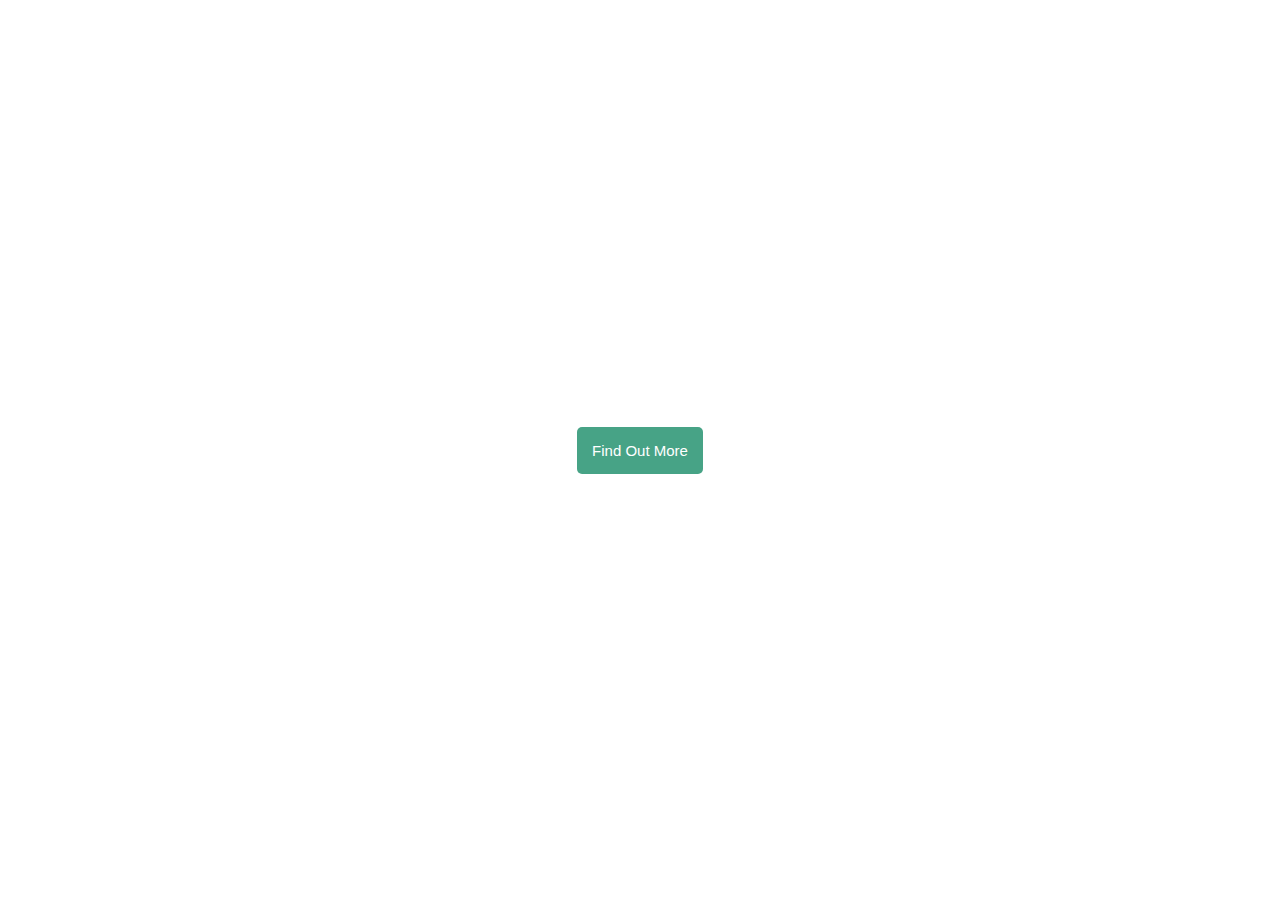
<file: #1-Modal/index.html>
<!DOCTYPE html>
<html lang="en">
  <head>
    <meta charset="UTF-8" />
    <meta name="viewport" content="width=device-width, initial-scale=1.0" />
    <link rel="stylesheet" href="style.css" />
    <title>Project #1 - Modal</title>
  </head>
  <body>
    <!-- Modal Button -->
    <button class="open">Find Out More</button>

    <!-- Modal Container -->
    <section class="modal-container">
      <div class="modal">
        <h1>Tigers</h1>
        <p>
          Lorem ipsum dolor sit amet consectetur adipisicing elit. Quibusdam
          perspiciatis assumenda earum cum odio tempora consectetur in porro
          mollitia unde aperiam accusantium praesentium minima, recusandae
          magnam odit nostrum. Natus, sequi?
        </p>
        <button class="modal-btn">Close</button>
      </div>
    </section>
    <script src="app.js"></script>
  </body>
</html>
</file>
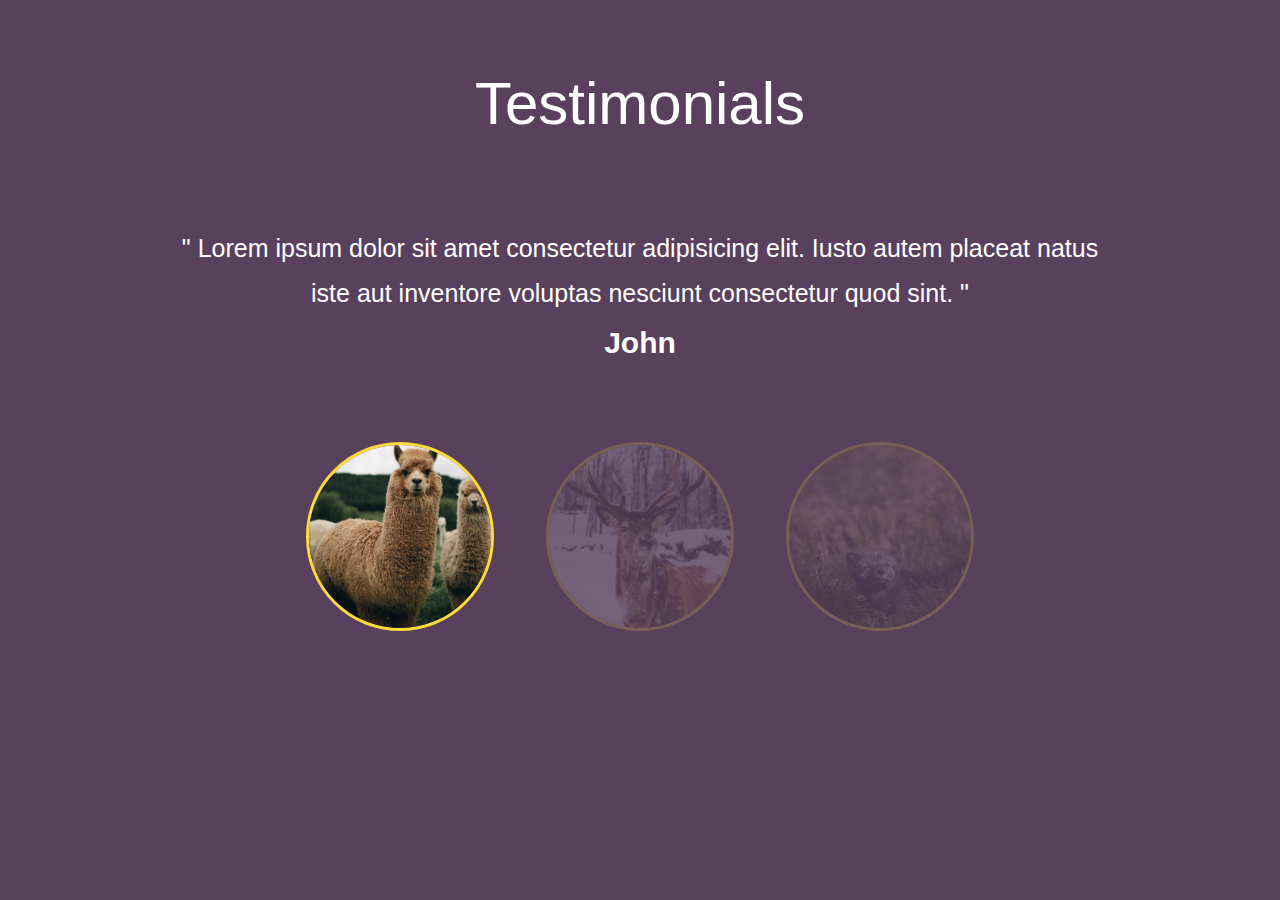
<file: #11 - Testimonial Slider/index.html>
<!DOCTYPE html>
<html lang="en">
  <head>
    <meta charset="UTF-8" />
    <meta name="viewport" content="width=device-width, initial-scale=1.0" />
    <link rel="stylesheet" href="style.css" />
    <title>Project #11 - Testimonial Slider</title>
  </head>
  <body>
    <section class="testimonials">
      <h2 class="title">Testimonials</h2>
      <div class="content">
        <!-- Slider -->
        <div class="slider">
          <!-- Slide 1 -->
          <div class="slide active">
            <p class="slide-para">
              " Lorem ipsum dolor sit amet consectetur adipisicing elit. Iusto
              autem placeat natus iste aut inventore voluptas nesciunt
              consectetur quod sint. "
            </p>
            <h3 class="slide-title">
              John
            </h3>
          </div>

          <!-- Slide 2 -->
          <div class="slide">
            <p class="slide-para">
              " Lorem ipsum dolor sit amet consectetur adipisicing elit. Iusto
              autem placeat natus iste aut inventore voluptas nesciunt
              consectetur quod sint. "
            </p>
            <h3 class="slide-title">
              Clint
            </h3>
          </div>

          <!-- Slide 3 -->
          <div class="slide">
            <p class="slide-para">
              " Lorem ipsum dolor sit amet consectetur adipisicing elit. Iusto
              autem placeat natus iste aut inventore voluptas nesciunt
              consectetur quod sint. "
            </p>
            <h3 class="slide-title">
              Stacia
            </h3>
          </div>
        </div>

        <!-- Indicator -->
        <div class="indicator">
          <img
            src="img/testimonial-1.jpg"
            alt="testimonial-1"
            class="indicator-img active"
            data-id="0"
          />
          <img
            src="img/testimonial-2.jpg"
            alt="testimonial-2"
            class="indicator-img"
            data-id="1"
          />
          <img
            src="img/testimonial-3.jpg"
            alt="testimonial-3"
            class="indicator-img"
            data-id="2"
          />
        </div>
      </div>
    </section>

    <!-- ------------------------------- -->
    <!-- JS File -->
    <script src="app.js"></script>
  </body>
</html>
</file>
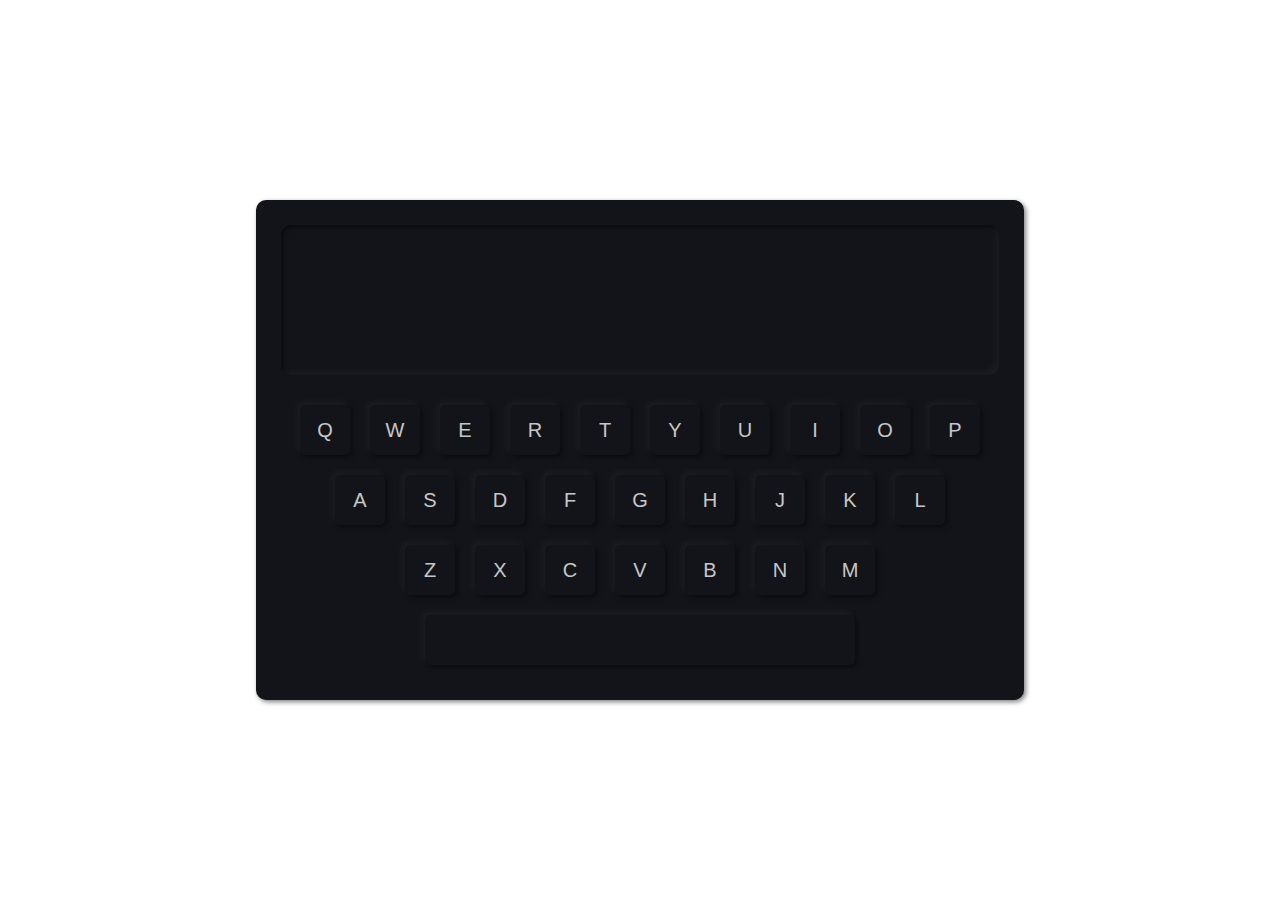
<file: #12 - The Keyboard App/index.html>
<!DOCTYPE html>
<html lang="en">
  <head>
    <meta charset="UTF-8" />
    <meta name="viewport" content="width=device-width, initial-scale=1.0" />
    <link rel="stylesheet" href="style.css" />
    <title>Project #12 - The Keyboard App</title>
  </head>
  <body>
    <div class="container">
      <form class="wrapper">
        <div class="display">
          <textarea name="textarea" cols="30" rows="10"></textarea>
        </div>
        <div class="keys">
          <input type="button" value="Q" />
          <input type="button" value="W" />
          <input type="button" value="E" />
          <input type="button" value="R" />
          <input type="button" value="T" />
          <input type="button" value="Y" />
          <input type="button" value="U" />
          <input type="button" value="I" />
          <input type="button" value="O" />
          <input type="button" value="P" />
        </div>
        <div class="keys">
          <input type="button" value="A" />
          <input type="button" value="S" />
          <input type="button" value="D" />
          <input type="button" value="F" />
          <input type="button" value="G" />
          <input type="button" value="H" />
          <input type="button" value="J" />
          <input type="button" value="K" />
          <input type="button" value="L" />
        </div>
        <div class="keys">
          <input type="button" value="Z" />
          <input type="button" value="X" />
          <input type="button" value="C" />
          <input type="button" value="V" />
          <input type="button" value="B" />
          <input type="button" value="N" />
          <input type="button" value="M" />
        </div>
        <div class="keys">
          <input type="button" value=" " />
        </div>
      </form>
    </div>

    <!-- ----------------------- -->
    <!-- JS File -->
    <script src="app.js"></script>
  </body>
</html>
</file>
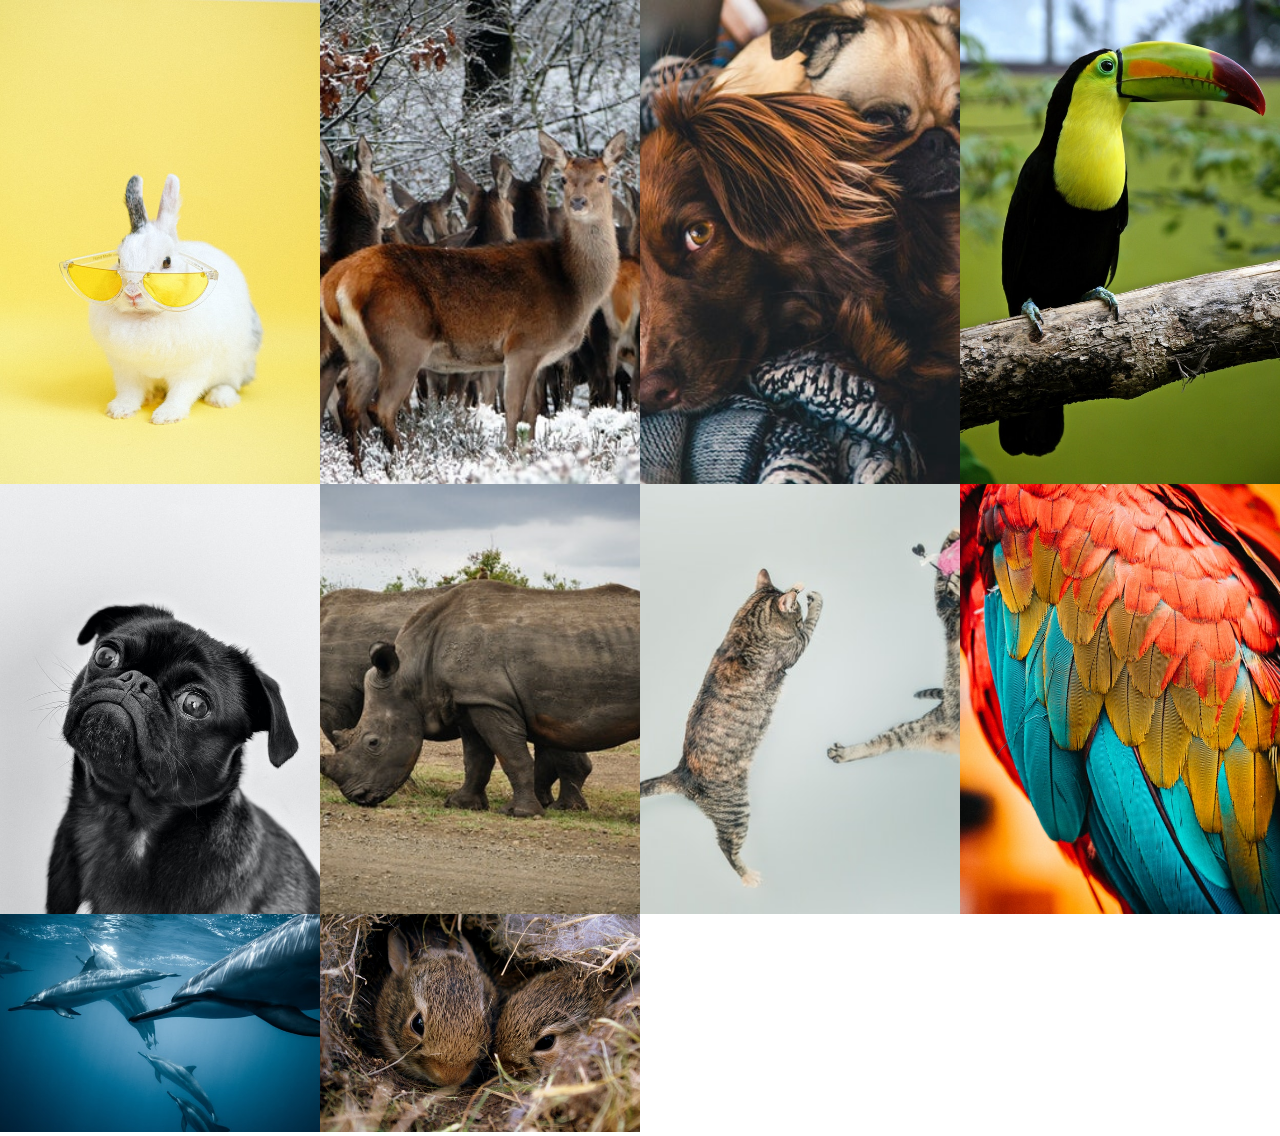
<file: #2-Image Gallery Pop up/index.html>
<!DOCTYPE html>
<html lang="en">
  <head>
    <meta charset="UTF-8" />
    <meta name="viewport" content="width=device-width, initial-scale=1.0" />
    <link rel="stylesheet" href="style.css" />
    <title>Project #2 - Image Gallery Pop up</title>
  </head>
  <body>
    <section class="gallery">
      <!-- Image 1 -->
      <div class="img-container">
        <img src="img/small/pexels-anna-shvets-4588065.jpg" alt="1" />
      </div>

      <!-- Image 2 -->
      <div class="img-container">
        <img src="img/small/pexels-anthony-139639.jpg" alt="2" />
      </div>

      <!-- Image 3 -->
      <div class="img-container">
        <img src="img/small/pexels-burst-374825.jpg" alt="3" />
      </div>

      <!-- Image 4 -->
      <div class="img-container">
        <img src="img/small/pexels-carlos-spitzer-17811.jpg" alt="4" />
      </div>

      <!-- Image 5 -->
      <div class="img-container">
        <img src="img/small/pexels-charles-1851164.jpg" alt="5" />
      </div>

      <!-- Image 6 -->
      <div class="img-container">
        <img src="img/small/pexels-frans-van-heerden-631292.jpg" alt="6" />
      </div>

      <!-- Image 7 -->
      <div class="img-container">
        <img src="img/small/pexels-gratisography-4602.jpg" alt="7" />
      </div>

      <!-- Image 8 -->
      <div class="img-container">
        <img src="img/small/pexels-jan-kopřiva-3614358.jpg" alt="8" />
      </div>

      <!-- Image 9 -->
      <div class="img-container">
        <img src="img/small/pexels-jeremy-bishop-2422915.jpg" alt="9" />
      </div>
      <!-- Image 10 -->
      <div class="img-container">
        <img src="img/small/pexels-jim-long-949859.jpg" alt="10" />
      </div>
    </section>

    <!-- modal -->
    <div class="modal">
      <img src="img/full/1.jpg" alt="" class="full-img" />
    </div>

    <script src="app.js"></script>
  </body>
</html>
</file>
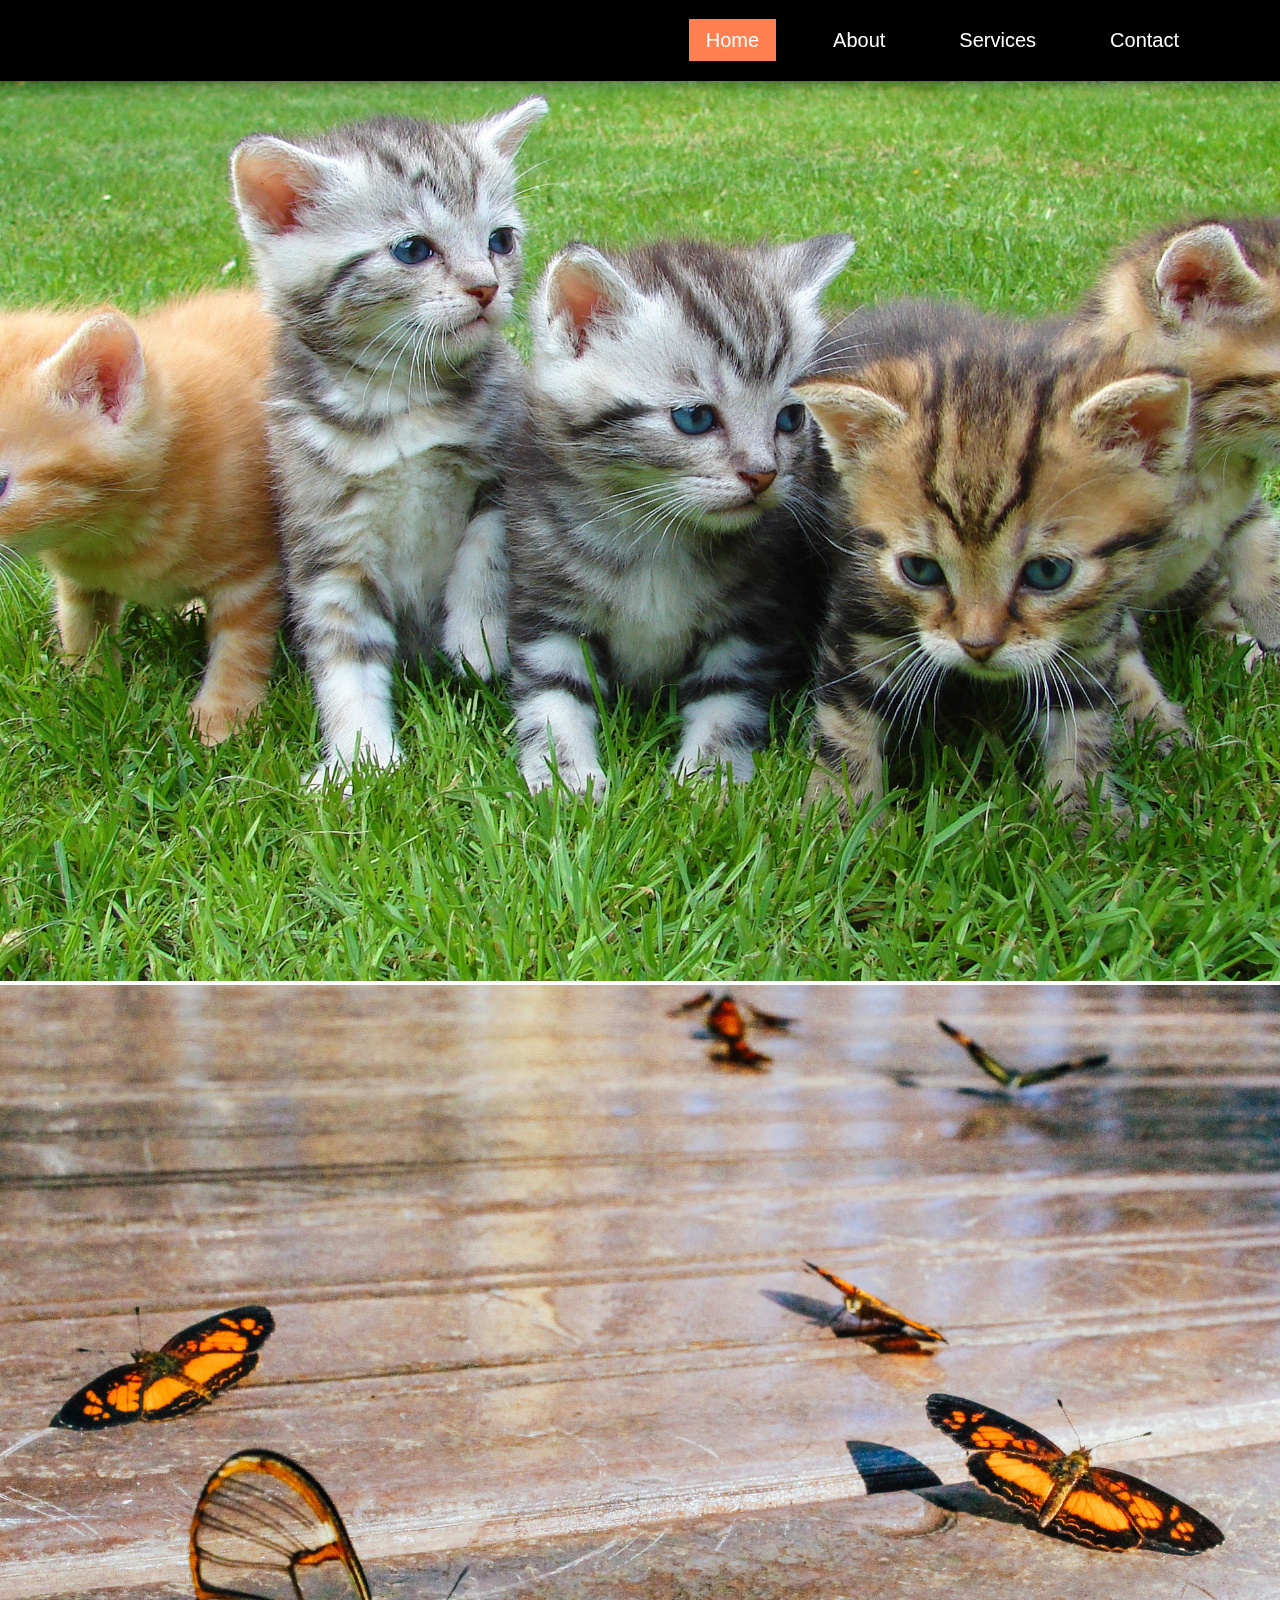
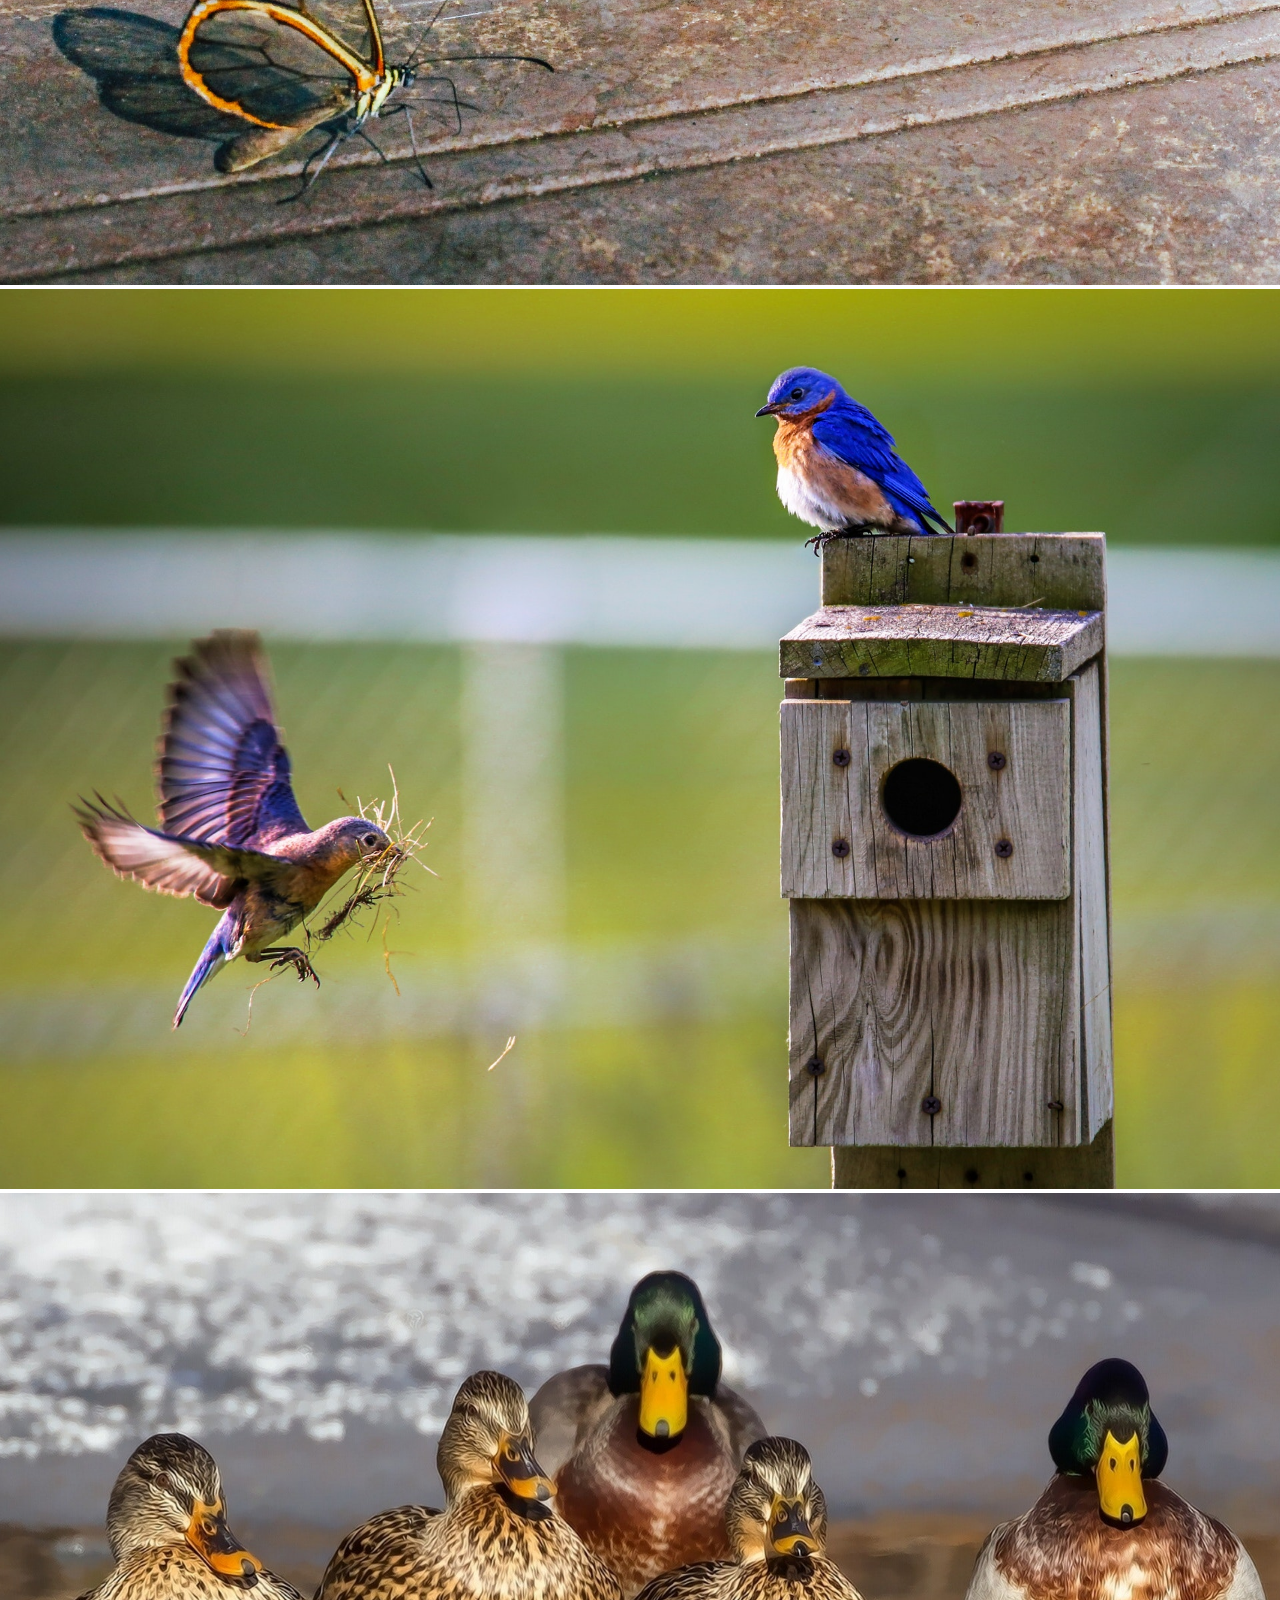
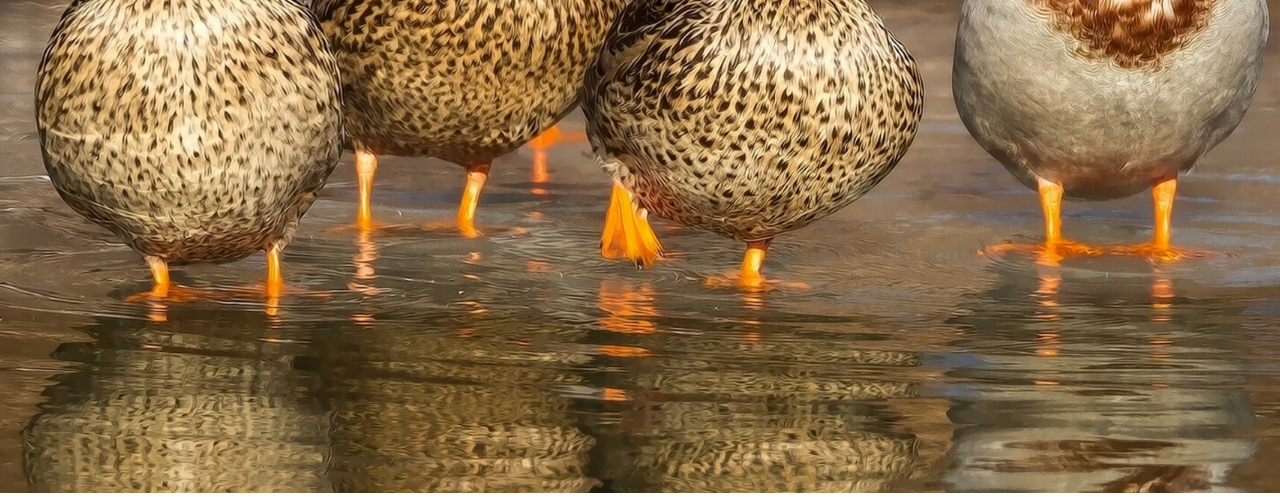
<file: #3-Navbar Effect/index.html>
<!DOCTYPE html>
<html lang="en">
  <head>
    <meta charset="UTF-8" />
    <meta name="viewport" content="width=device-width, initial-scale=1.0" />
    <link rel="stylesheet" href="style.css" />
    <title>Project #3 - Navbar Effect</title>
  </head>
  <body>
    <header>
      <nav>
        <ul>
          <li><a data-page="home" href="#">Home</a></li>
          <li><a data-page="about" href="#">About</a></li>
          <li><a data-page="services" href="#">Services</a></li>
          <li><a data-page="contact" href="#">Contact</a></li>
          <div class="trans"></div>
        </ul>
      </nav>
    </header>

    <main>
      <section data-index="0" class="home">
        <img src="img/1.jpg" alt="" />
      </section>

      <section data-index="1" class="about">
        <img src="img/2.jpg" alt="" />
      </section>

      <section data-index="2" class="services">
        <img src="img/3.jpg" alt="" />
      </section>

      <section data-index="3" class="contact">
        <img src="img/4.jpg" alt="" />
      </section>
    </main>

    <!-- ---------------------------------------------------- -->
    <!-- JS File -->
    <script src="app.js"></script>
  </body>
</html>
</file>
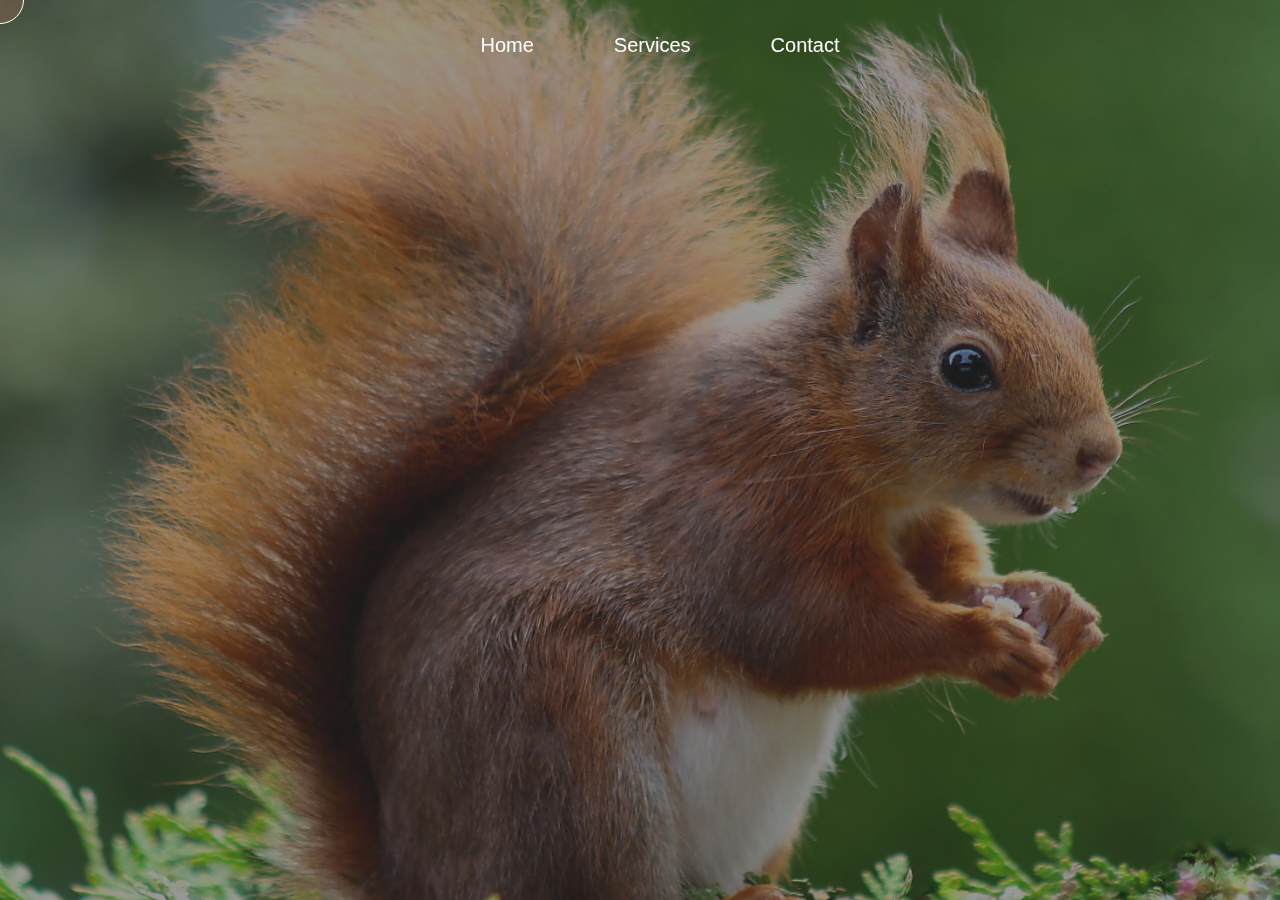
<file: #5-Cursor Effects/index.html>
<!DOCTYPE html>
<html lang="en">
  <head>
    <meta charset="UTF-8" />
    <meta name="viewport" content="width=device-width, initial-scale=1.0" />
    <link rel="stylesheet" href="style.css" />
    <title>Project #5 - Cursor Effect</title>
  </head>
  <body>
    <div class="cursor"></div>

    <!-- nav -->
    <nav>
      <ul class="nav-links">
        <li>Home</li>
        <li>Services</li>
        <li>Contact</li>
      </ul>
    </nav>

    <!-- -------------------------------- -->
    <!-- JS File -->
    <script src="app.js"></script>
  </body>
</html>
</file>
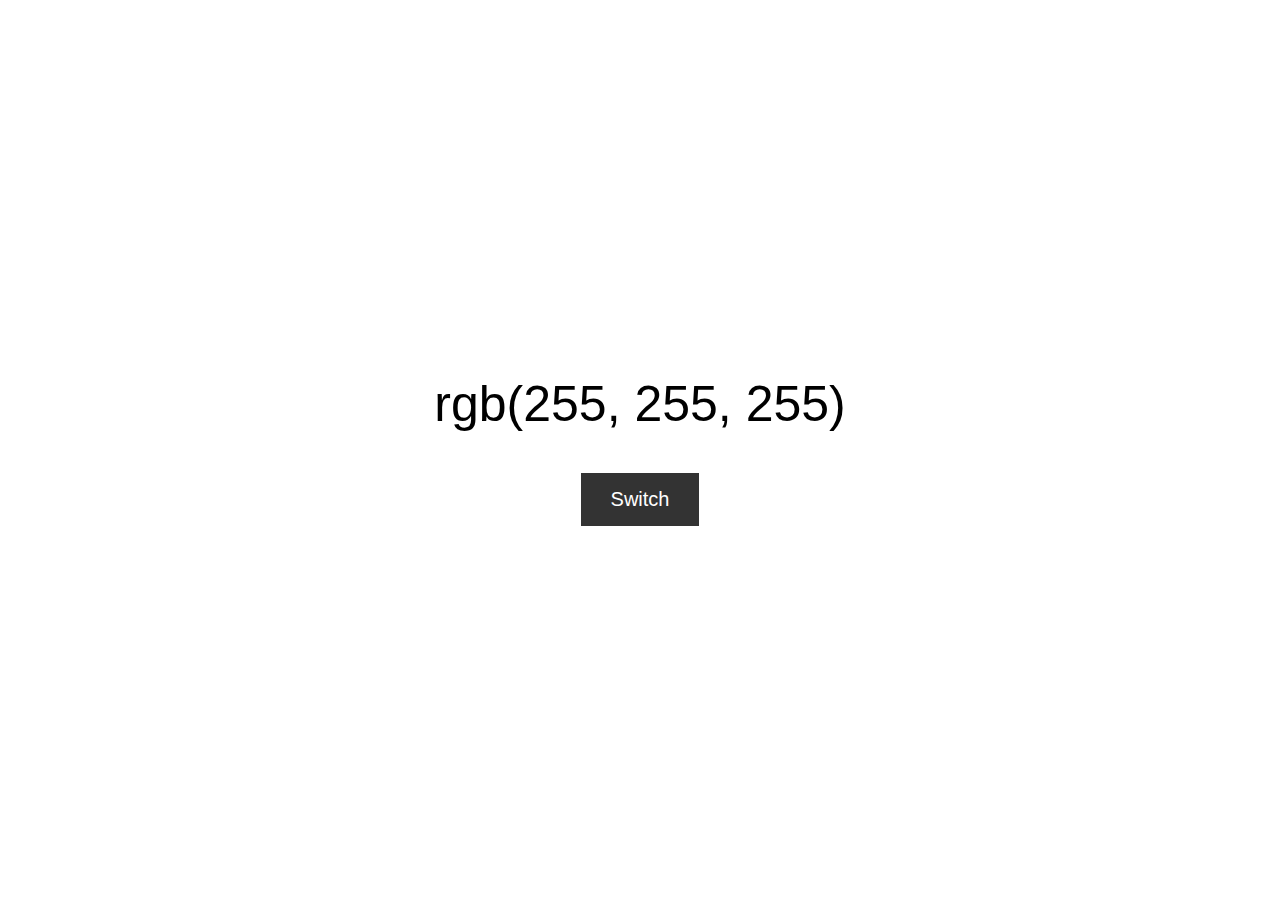
<file: #6-Color Switcher/index.html>
<!DOCTYPE html>
<html lang="en">
  <head>
    <meta charset="UTF-8" />
    <meta name="viewport" content="width=device-width, initial-scale=1.0" />
    <link rel="stylesheet" href="style.css" />
    <title>Project #6 - Color Switcher</title>
  </head>
  <body>
    <p class="color">
      rgb(255, 255, 255)
    </p>
    <button class="switch">Switch</button>

    <!-- --------------------------------- -->
    <!-- JS File -->
    <script src="app.js"></script>
  </body>
</html>
</file>
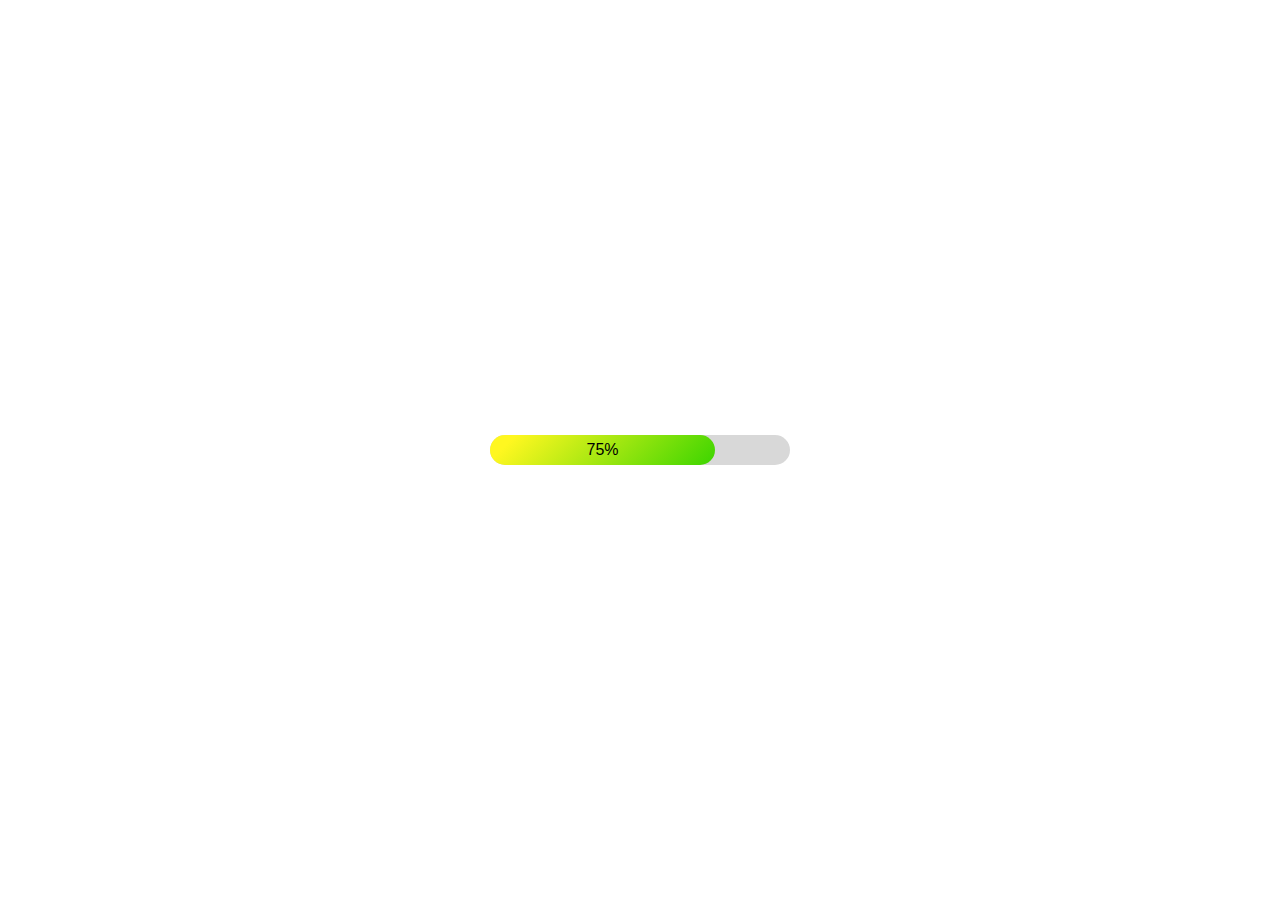
<file: #7-Custom Animated Progress Bar/index.html>
<!DOCTYPE html>
<html lang="en">
  <head>
    <meta charset="UTF-8" />
    <meta name="viewport" content="width=device-width, initial-scale=1.0" />
    <link rel="stylesheet" href="style.css" />
    <title>Project #7 - Custom Animated Progress Bar</title>
  </head>
  <body>
    <div class="progress">
      <div class="progress-done" data-done="75">
        80%
      </div>
    </div>
    <!-- --------------------------- -->
    <!-- JS File -->
    <script src="app.js"></script>
  </body>
</html>
</file>
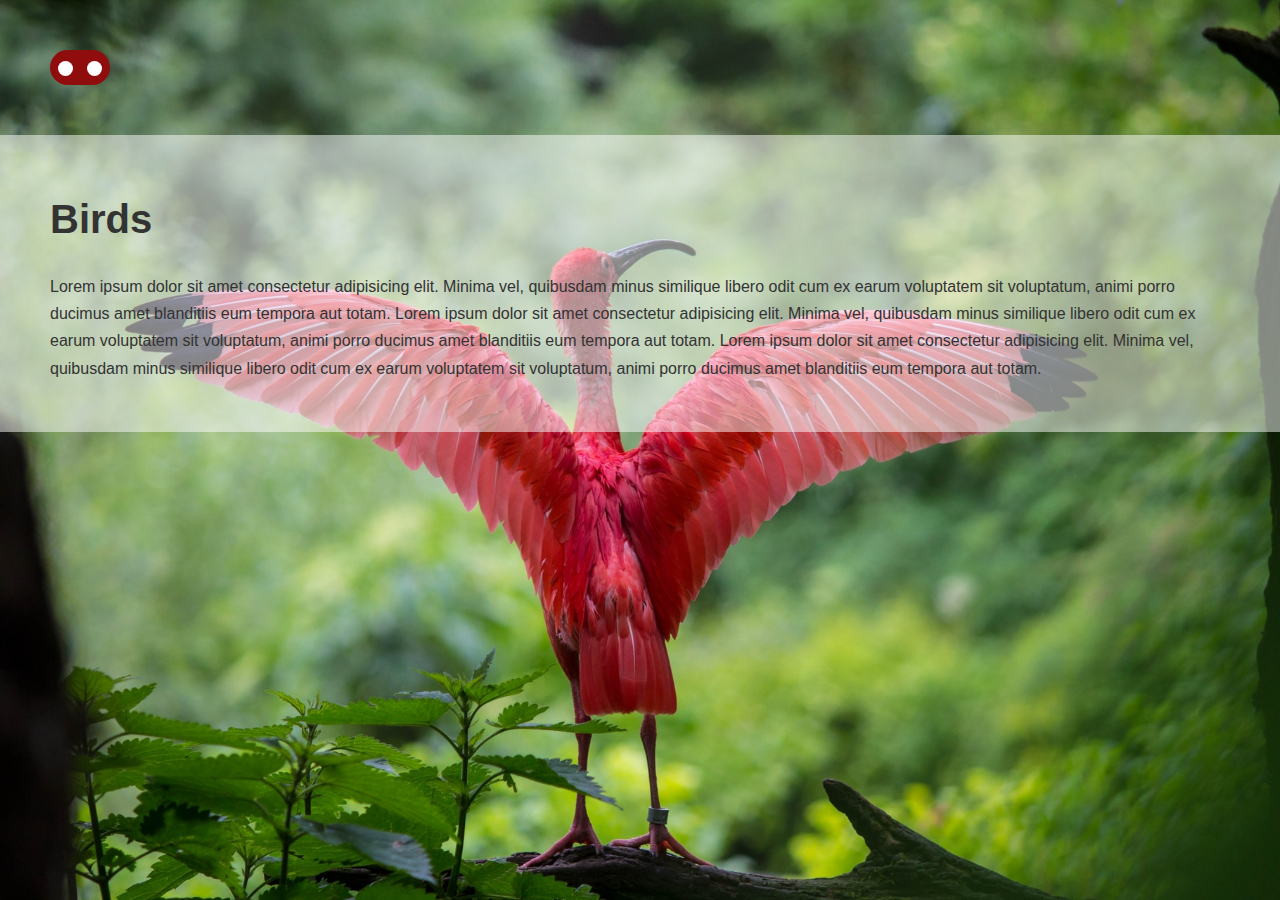
<file: #9 - Dark Mode Toggle/index.html>
<!DOCTYPE html>
<html lang="en" data-theme="light">
  <head>
    <meta charset="UTF-8" />
    <meta name="viewport" content="width=device-width, initial-scale=1.0" />
    <link rel="stylesheet" href="style.css" />
    <title>Project #9 - Dark Mode Toggle</title>
  </head>
  <body>
    <!-- Toggle Button -->
    <div class="toggle-container">
      <input type="checkbox" id="toggle" name="theme" />
    </div>

    <!-- Website Content -->
    <section>
      <h2>Birds</h2>
      <p>
        Lorem ipsum dolor sit amet consectetur adipisicing elit. Minima vel,
        quibusdam minus similique libero odit cum ex earum voluptatem sit
        voluptatum, animi porro ducimus amet blanditiis eum tempora aut totam.
        Lorem ipsum dolor sit amet consectetur adipisicing elit. Minima vel,
        quibusdam minus similique libero odit cum ex earum voluptatem sit
        voluptatum, animi porro ducimus amet blanditiis eum tempora aut totam.
        Lorem ipsum dolor sit amet consectetur adipisicing elit. Minima vel,
        quibusdam minus similique libero odit cum ex earum voluptatem sit
        voluptatum, animi porro ducimus amet blanditiis eum tempora aut totam.
      </p>
    </section>
    <!-- ----------------------- -->
    <!-- JS File -->
    <script src="app.js"></script>
  </body>
</html>
</file>
<file: #1-Modal/style.css>
* {
  margin: 0;
  padding: 0;
  box-sizing: border-box;
}

body {
  font-family: Arial, Helvetica, sans-serif;
  line-height: 1.8;
  min-height: 100vh;
  width: 100%;
  display: flex;
  justify-content: center;
  align-items: center;
}

.open,
.modal-btn {
  border: none;
  background: #47a386;
  padding: 15px;
  color: white;
  font-size: 15px;
  outline: none;
  cursor: pointer;
  border-radius: 5px;
}

.modal-container {
  position: fixed;
  top: 0;
  left: 0;
  background-color: rgba(0, 0, 0, 0.35);
  height: 100vh;
  width: 100vw;
  display: flex;
  align-items: center;
  justify-content: center;

  opacity: 0;
  pointer-events: none;
  transition: all 0.2s ease-in-out;
}

.modal {
  background-color: white;
  border-radius: 6px;
  box-shadow: 0 2px 4px rgba(0, 0, 0, 0.25);
  padding: 30px 50px;
  width: 500px;
}

.modal h1,
.modal p {
  margin-bottom: 17px;
}

/* Dynamic Class(es) */
.show {
  opacity: 1;
  pointer-events: auto;
}
</file>
<file: #11 - Testimonial Slider/style.css>
* {
  padding: 0;
  margin: 0;
  box-sizing: border-box;
}

body {
  font-family: Arial, Helvetica, sans-serif;
  line-height: 1.8;
  background-color: #59405c;
  color: white;
  height: 100vh;
  width: 100vw;
}

.testimonials {
  height: 100%;
  width: 100%;
  padding: 50px;
}

.title {
  text-align: center;
  font-size: 60px;
  font-weight: 300;
  margin-bottom: 50px;
}

.content {
  max-width: 100rem;
  margin: 0 auto;
}

.slider {
  max-width: 60rem;
  margin: 0 auto;
  text-align: center;
  padding: 2vh 1vw;
}

.slide {
  display: none;
}

.slide h3 {
  font-size: 30px;
  font-weight: bold;
}

.slide-para {
  font-size: 25px;
  font-weight: 100;
}

.slide.active {
  display: block;
  animation: slide 1s linear;
}

@keyframes slide {
  0% {
    transform: translateX(-2rem);
    opacity: 0;
  }

  100% {
    transform: translateX(0);
    opacity: 1;
  }
}

.indicator {
  padding-top: 4vh;
  padding-bottom: 4vh;
  display: flex;
  justify-content: center;
}

.indicator img {
  height: calc(7rem + 6vw);
  width: calc(7rem + 6vw);
  object-fit: cover;
  border-radius: 50%;
  margin: 2vh 2vw;
  opacity: 0.2;
  border: 0.2rem solid #fddb3a;
  cursor: pointer;
  transition: opacity 1s ease;
}

.indicator img.active {
  opacity: 1;
}
</file>
<file: #12 - The Keyboard App/style.css>
* {
  margin: 0;
  padding: 0;
  outline: none;
  box-sizing: border-box;
}

body {
  font-family: Arial, Helvetica, sans-serif;
  display: flex;
  align-items: center;
  justify-content: center;
  min-height: 100vh;
  background: white;
  flex-direction: column;
}

.container {
  width: 60%;
}

.wrapper {
  min-width: 750px;
  max-width: 1000px;
  padding: 25px;
  border-radius: 10px;

  background: #131419;
  box-shadow: 2px 2px 5px rgba(0, 0, 0, 0.5),
    -3px -3px 7px rgba(255, 255, 255, 0.05);
}

.wrapper .keys {
  display: flex;
  justify-content: center;
}

.wrapper .keys input {
  height: 50px;
  min-width: 50px;
  padding: 10px;
  border: none;
  outline: none;

  background: #131419;
  box-shadow: 2px 2px 5px rgba(0, 0, 0, 0.5),
    -3px -3px 7px rgba(255, 255, 255, 0.05);
  margin: 10px;
  color: #c7c7c7;
  font-size: 20px;
  border-radius: 5px;
  cursor: default;
}
.wrapper .keys input:focus {
  font-size: 19px;
  color: lawngreen;

  box-shadow: inset 2px 2px 5px rgba(0, 0, 0, 0.5),
    inset -3px -3px 7px rgba(255, 255, 255, 0.05);
}

.wrapper .keys input[value=" "] {
  width: 60%;
}

.wrapper .display {
  width: 100%;
  height: 150px;
  margin-bottom: 20px;
}

.display textarea {
  height: 100%;
  width: 100%;
  border: none;
  outline: none;
  padding: 10px 15px;
  background: #131419;
  box-shadow: inset 2px 2px 5px rgba(0, 0, 0, 0.5),
    inset -3px -3px 7px rgba(255, 255, 255, 0.05);
  border-radius: 10px;
  resize: none;
  color: white;
  font-size: 20px;
}
</file>
<file: #2-Image Gallery Pop up/style.css>
* {
  margin: 0;
  padding: 0;
  box-sizing: border-box;
}

.gallery {
  display: grid;
  grid-template-columns: repeat(auto-fit, minmax(300px, 1fr));
}

.img-container img {
  width: 100%;
  height: 100%;
  object-fit: cover;
  cursor: pointer;
}

.modal {
  background-color: rgba(53, 194, 18, 0.384);
  position: fixed;
  top: 0;
  left: 0;
  height: 100%;
  width: 100%;
  opacity: 0;
  pointer-events: none;
  transition: all 0.3s ease-in-out;
}

.full-img {
  position: absolute;
  height: 85%;
  top: 50%;
  left: 50%;
  transform: translate(-50%, -50%) scale(0.5);
  transition: all 0.3s ease-in-out;
}

/* Dynamic Classes */
.full-img.open {
  transform: translate(-50%, -50%) scale(1);
}

.modal.open {
  opacity: 1;
  pointer-events: all;
}
</file>
<file: #3-Navbar Effect/style.css>
* {
  margin: 0;
  padding: 0;
  box-sizing: border-box;
}

body {
  font-family: "Trebuchet MS", "Lucida Sans Unicode", "Lucida Grande",
    "Lucida Sans", Arial, sans-serif;
}

header {
  position: sticky;
  top: 0px;
  box-shadow: 0px 3px 10px rgba(0, 0, 0, 0.3);
  /* background-color: hsla(0, 0%, 50%, 0); */
  background-color: black;
}

nav {
  margin: auto;
  width: 90%;
  min-height: 9vh;
  line-height: 9vh;
}

nav ul {
  flex: 1;
  font-size: 20px;
}

nav ul {
  display: flex;
  justify-content: flex-end;
  align-items: center;
}

ul li {
  margin: 0 20px;
  list-style: none;
}
nav a {
  color: white;
  text-decoration: none;
  padding: 10px 17px;
}

section {
  min-height: 100vh;
}

section img {
  height: 100vh;
  width: 100%;
  object-fit: cover;
}

/*   color: coral;
  color: chartreuse;
  color: chocolate;
  color: cadetblue; */

.trans {
  position: absolute;
  z-index: -10;
  background-color: coral;
}
</file>
<file: #5-Cursor Effects/style.css>
* {
  margin: 0;
  padding: 0;
  box-sizing: border-box;
}

body {
  font-family: Arial, Helvetica, sans-serif;
  background: linear-gradient(rgba(51, 51, 51, 0.5), hsla(0, 0%, 20%, 0.5)),
    url("1.jpg");
  background-size: cover;
  background-position: center;
  height: 100vh;
  width: 100%;
  color: #fff;
  line-height: 1.8;
  cursor: none;
}

.cursor {
  width: 3rem;
  height: 3rem;
  border: solid 1px white;
  border-radius: 50%;
  position: absolute;
  transform: translate(-50%, -50%);
  pointer-events: none;
  transition-duration: 0.3s;
  transition-timing-function: ease-in-out;
  transition-property: transform, background;
  transform-origin: 100% 100%;
  z-index: -1;
  backdrop-filter: sepia(100%);
}

nav {
  display: flex;
  justify-content: center;
  align-items: center;
  width: 90%;
  min-height: 10vh;
  margin: auto;
}

.nav-links {
  display: flex;
  list-style-type: none;
}

.nav-links li {
  margin-left: 40px;
  font-size: 20px;
  padding: 20px;
  transition: all 0.3s ease-in-out;
}

/* Dynamic Classes */
.link-grow {
  transform: scale(2);
  background-color: white;
}

.hovered-link {
  color: black;
}

.img-focus {
  height: 5rem;
  width: 5rem;
}
</file>
<file: #6-Color Switcher/style.css>
* {
  padding: 0;
  margin: 0;
  box-sizing: border-box;
}

body {
  display: flex;
  flex-direction: column;
  align-items: center;
  justify-content: center;
  min-height: 100vh;
  font-family: Arial, Helvetica, sans-serif;
  transition: all 0.3s ease-in-out;
}

.switch {
  background-color: #333;
  color: #fff;
  border: none;
  outline: none;
  padding: 15px 30px;
  font-size: 20px;
  margin-top: 40px;
  cursor: pointer;
}

.color {
  font-size: 50px;
}
</file>
<file: #7-Custom Animated Progress Bar/style.css>
* {
  padding: 0;
  margin: 0;
  box-sizing: border-box;
}

body {
  font-family: Arial, Helvetica, sans-serif;
  display: flex;
  align-items: center;
  justify-content: center;
  min-height: 100vh;
  width: 100%;
}

.progress {
  background-color: #d8d8d8;
  border-radius: 20px;
  height: 30px;
  width: 300px;
}

.progress-done {
  background-image: linear-gradient(135deg, #fff720 10%, #3cd500 100%);
  border-radius: 20px;
  height: 100%;
  display: flex;
  align-items: center;
  justify-content: center;
  width: 0;
  opacity: 0;
  transition: all 1s ease-in-out;
}
</file>
<file: #9 - Dark Mode Toggle/style.css>
* {
  padding: 0;
  margin: 0;
  box-sizing: border-box;
}

html {
  --color-primary: #333;
  --color-secondary: #fff;
  --color-secondary-m: hsla(0, 0%, 100%, 0.5);
}

html[data-theme="dark"] {
  --color-primary: #fff;
  --color-secondary: #333;
  --color-secondary-m: rgba(51, 51, 51, 0.5);
}

body {
  font-family: Arial, Helvetica, sans-serif;
  line-height: 1.7;
  background-image: url("birdy-the-bird.jpg");
  background-size: cover;
  background-position: center;
  background-repeat: no-repeat;
  min-height: 100vh;
  color: var(--color-primary);
  transition: all 0.5s ease-in-out;
}

.toggle-container {
  display: flex;
  align-items: center;
}

input[type="checkbox"] {
  cursor: pointer;
  position: relative;
  width: 60px;
  height: 35px;
  -webkit-appearance: none;
  -moz-appearance: none;
  border-radius: 20px;
  transition: all 0.5s ease-in-out;
  outline: none;
  position: relative;
  margin: 50px;
}

input:checked[type="checkbox"] {
  background-color: #d3de32;
}

input:not(:checked)[type="checkbox"] {
  background-color: #900d0d;
}

input[type="checkbox"]::before,
input[type="checkbox"]::after {
  content: "";
  position: absolute;
  top: 30%;
  width: 15px;
  height: 15px;
  border-radius: 50%;
  background-color: white;
  transition: all 0.5s ease-in-out;
}

input[type="checkbox"]::before {
  left: 0.5rem;
}

input[type="checkbox"]::after {
  right: 0.5rem;
}

input:checked[type="checkbox"]::before {
  left: 37%;
  box-shadow: none;
}

input:checked[type="checkbox"]::after {
  right: 38%;
  box-shadow: none;
}

section {
  padding: 50px;
  background-color: var(--color-secondary-m);
  transition: all 0.5s ease-in-out;
}

section h2 {
  color: var(--color-primary);
  margin-bottom: 20px;
  font-size: 40px;
  transition: all 0.5s ease-in-out;
}

section p {
  color: var(--color-primary);
  transition: all 0.5s ease-in-out;
}

html.transition,
html.transition *,
html.transition *::before,
html.transition *::after {
  transition: all 0.5s !important;
  transition-delay: 0 !important;
}
</file>
